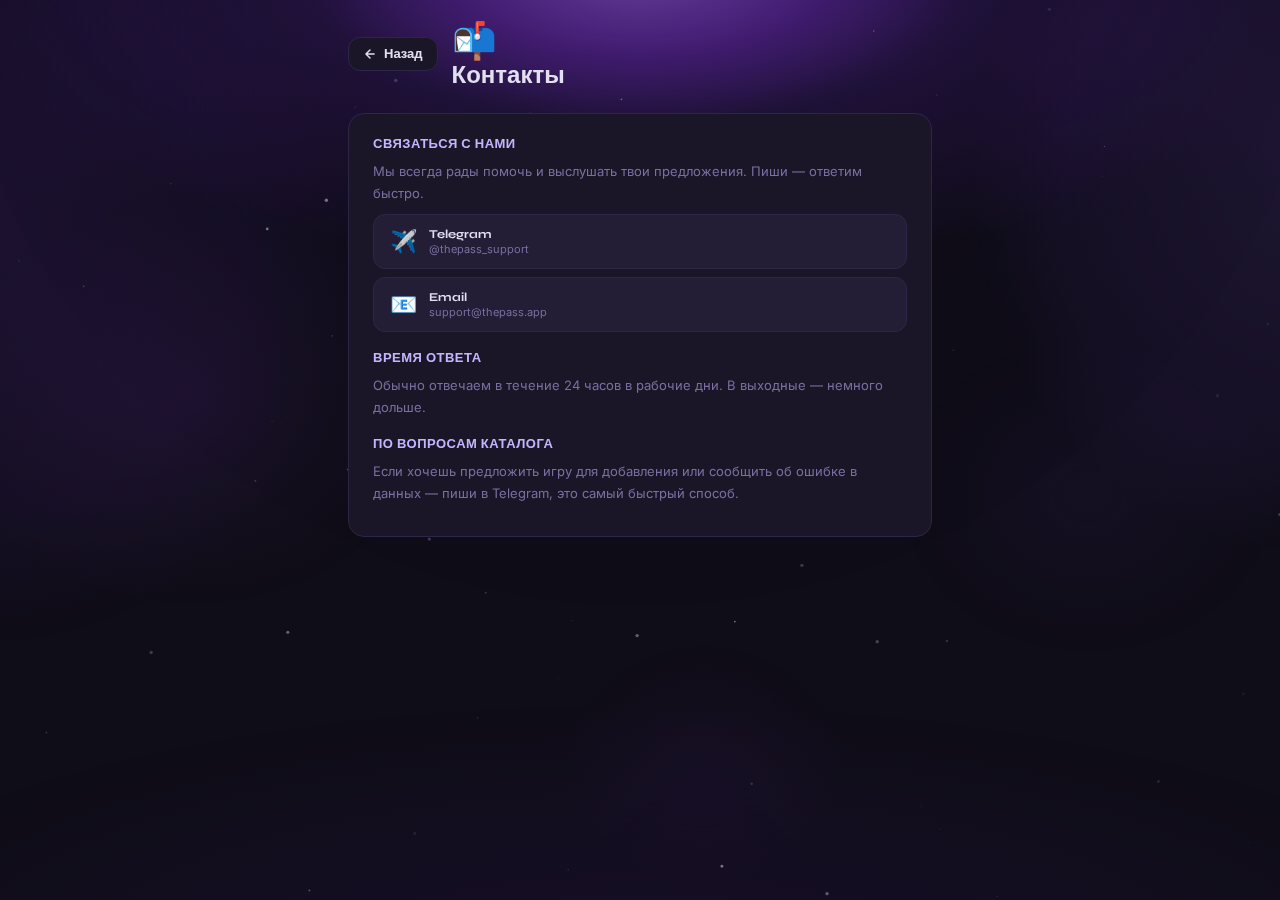
<file: contacts.html>
<!DOCTYPE html>
<html lang="ru">
<head>
  <meta charset="UTF-8">
  <meta name="viewport" content="width=device-width, initial-scale=1.0, maximum-scale=1.0, user-scalable=no">
  <title>Контакты — The Pass</title>
  <link href="https://fonts.googleapis.com/css2?family=Syne:wght@400;700;800&family=Inter:wght@300;400;500&display=swap" rel="stylesheet">
  <link rel="stylesheet" href="styles.css">
  <style>
    .info-page{max-width:620px;margin:0 auto;padding:0 18px 60px;position:relative;z-index:1}
    .info-header{padding:18px 0 22px;display:flex;align-items:center;gap:14px}
    .info-back{display:inline-flex;align-items:center;gap:7px;background:var(--surface);border:1px solid var(--border);border-radius:12px;padding:8px 14px;color:var(--text);font-family:'Syne',sans-serif;font-size:13px;font-weight:700;cursor:pointer;text-decoration:none;transition:all .15s}
    .info-back:hover{border-color:var(--purple);background:var(--surface2)}
    .info-emoji{font-size:36px}
    .info-title{font-family:'Syne',sans-serif;font-size:24px;font-weight:800;color:var(--text);line-height:1.2}
    .info-body{background:var(--surface);border:1px solid var(--border);border-radius:16px;padding:22px 24px}
    .info-body h2{font-family:'Syne',sans-serif;font-size:13px;font-weight:700;color:var(--accent);margin:18px 0 8px;text-transform:uppercase;letter-spacing:.5px}
    .info-body h2:first-child{margin-top:0}
    .info-body p{font-size:13px;color:var(--muted);line-height:1.7;margin-bottom:10px}
    .info-body a{color:var(--purple2);text-decoration:none}
    .info-body a:hover{text-decoration:underline}
    .contact-card{display:flex;align-items:center;gap:12px;background:var(--surface2);border:1px solid var(--border);border-radius:12px;padding:12px 16px;margin-bottom:8px;text-decoration:none;color:var(--text);transition:border-color .15s,background .15s}
    .contact-card:hover{border-color:var(--purple);background:var(--border)}
    .contact-ico{font-size:22px;flex-shrink:0}
    .contact-label{font-family:'Syne',sans-serif;font-size:12px;font-weight:700;color:var(--text)}
    .contact-val{font-size:11px;color:var(--muted);margin-top:1px}
  </style>
</head>
<body>
<canvas id="bg-canvas"></canvas>
<div class="info-page">
  <div class="info-header">
    <a href="index.html" class="info-back">
      <svg width="14" height="14" viewBox="0 0 24 24" fill="none" stroke="currentColor" stroke-width="2.5" stroke-linecap="round" stroke-linejoin="round"><path d="M19 12H5M12 5l-7 7 7 7"/></svg>
      Назад
    </a>
    <div>
      <div class="info-emoji">📬</div>
      <div class="info-title">Контакты</div>
    </div>
  </div>
  <div class="info-body">
    <h2>Связаться с нами</h2>
    <p>Мы всегда рады помочь и выслушать твои предложения. Пиши — ответим быстро.</p>

    <a href="https://t.me/thepass_support" class="contact-card" target="_blank">
      <div class="contact-ico">✈️</div>
      <div>
        <div class="contact-label">Telegram</div>
        <div class="contact-val">@thepass_support</div>
      </div>
    </a>

    <a href="mailto:support@thepass.app" class="contact-card">
      <div class="contact-ico">📧</div>
      <div>
        <div class="contact-label">Email</div>
        <div class="contact-val">support@thepass.app</div>
      </div>
    </a>

    <h2>Время ответа</h2>
    <p>Обычно отвечаем в течение 24 часов в рабочие дни. В выходные — немного дольше.</p>

    <h2>По вопросам каталога</h2>
    <p>Если хочешь предложить игру для добавления или сообщить об ошибке в данных — пиши в Telegram, это самый быстрый способ.</p>
  </div>
</div>
<script>
(function(){const c=document.getElementById('bg-canvas');const ctx=c.getContext('2d');let W,H;function r(){W=c.width=window.innerWidth;H=c.height=window.innerHeight;}r();window.addEventListener('resize',r);const PL='rgba(192,132,252,',WH='rgba(255,255,255,';const rnd=(a,b)=>Math.random()*(b-a)+a;const dots=Array.from({length:80},()=>({x:rnd(0,1),y:rnd(0,1),r:rnd(0.4,1.8),a:rnd(0.1,0.5),sp:rnd(0.0001,0.0003),ph:rnd(0,Math.PI*2),col:Math.random()<0.6?WH:PL}));let st=null;function frame(ts){if(!st)st=ts;const t=(ts-st)/1000;ctx.clearRect(0,0,W,H);const gr=ctx.createRadialGradient(W/2,-H*0.1,0,W/2,-H*0.1,H*0.8);gr.addColorStop(0,'hsla(268,65%,48%,0.06)');gr.addColorStop(1,'transparent');ctx.fillStyle=gr;ctx.fillRect(0,0,W,H);dots.forEach(d=>{const a=d.a*(0.5+0.5*Math.sin(t*d.sp*1000+d.ph));ctx.beginPath();ctx.arc(d.x*W,d.y*H,d.r,0,Math.PI*2);ctx.fillStyle=d.col+a+')';ctx.fill();});requestAnimationFrame(frame);}requestAnimationFrame(frame);})();
</script>
</body>
</html>
</file>
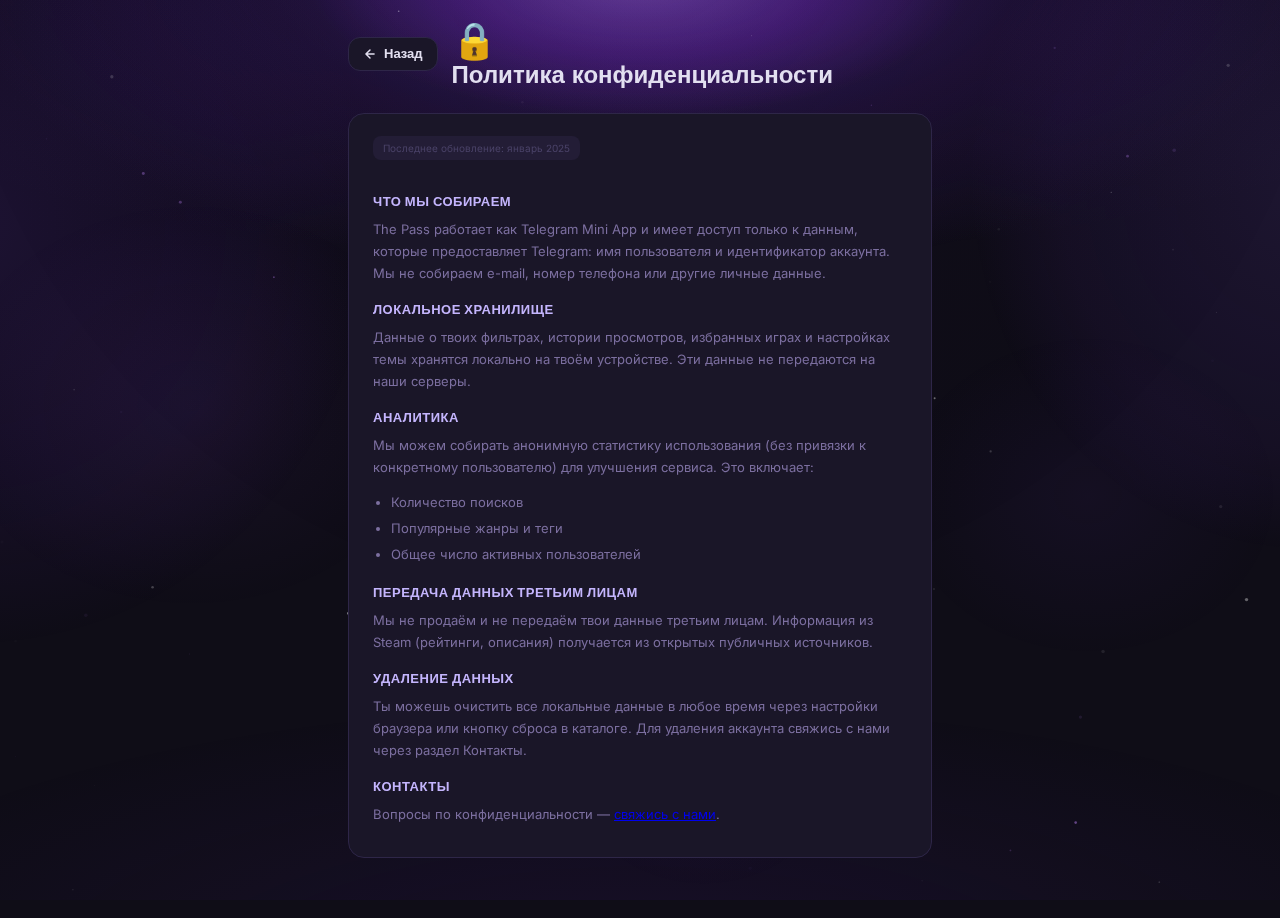
<file: privacy.html>
<!DOCTYPE html>
<html lang="ru">
<head>
  <meta charset="UTF-8">
  <meta name="viewport" content="width=device-width, initial-scale=1.0, maximum-scale=1.0, user-scalable=no">
  <title>Конфиденциальность — The Pass</title>
  <link href="https://fonts.googleapis.com/css2?family=Syne:wght@400;700;800&family=Inter:wght@300;400;500&display=swap" rel="stylesheet">
  <link rel="stylesheet" href="styles.css">
  <style>
    .info-page{max-width:620px;margin:0 auto;padding:0 18px 60px;position:relative;z-index:1}
    .info-header{padding:18px 0 22px;display:flex;align-items:center;gap:14px}
    .info-back{display:inline-flex;align-items:center;gap:7px;background:var(--surface);border:1px solid var(--border);border-radius:12px;padding:8px 14px;color:var(--text);font-family:'Syne',sans-serif;font-size:13px;font-weight:700;cursor:pointer;text-decoration:none;transition:all .15s}
    .info-back:hover{border-color:var(--purple);background:var(--surface2)}
    .info-emoji{font-size:36px}.info-title{font-family:'Syne',sans-serif;font-size:24px;font-weight:800;color:var(--text);line-height:1.2}
    .info-body{background:var(--surface);border:1px solid var(--border);border-radius:16px;padding:22px 24px}
    .info-body h2{font-family:'Syne',sans-serif;font-size:13px;font-weight:700;color:var(--accent);margin:18px 0 8px;text-transform:uppercase;letter-spacing:.5px}
    .info-body h2:first-child{margin-top:0}
    .info-body p{font-size:13px;color:var(--muted);line-height:1.7;margin-bottom:10px}
    .info-body ul{padding-left:18px;color:var(--muted);font-size:13px;line-height:2}
    .updated{font-size:10px;color:var(--dim);margin-bottom:16px;padding:6px 10px;background:var(--surface2);border-radius:8px;display:inline-block}
  </style>
</head>
<body>
<canvas id="bg-canvas"></canvas>
<div class="info-page">
  <div class="info-header">
    <a href="index.html" class="info-back">
      <svg width="14" height="14" viewBox="0 0 24 24" fill="none" stroke="currentColor" stroke-width="2.5" stroke-linecap="round" stroke-linejoin="round"><path d="M19 12H5M12 5l-7 7 7 7"/></svg>
      Назад
    </a>
    <div>
      <div class="info-emoji">🔒</div>
      <div class="info-title">Политика конфиденциальности</div>
    </div>
  </div>
  <div class="info-body">
    <div class="updated">Последнее обновление: январь 2025</div>

    <h2>Что мы собираем</h2>
    <p>The Pass работает как Telegram Mini App и имеет доступ только к данным, которые предоставляет Telegram: имя пользователя и идентификатор аккаунта. Мы не собираем e-mail, номер телефона или другие личные данные.</p>

    <h2>Локальное хранилище</h2>
    <p>Данные о твоих фильтрах, истории просмотров, избранных играх и настройках темы хранятся локально на твоём устройстве. Эти данные не передаются на наши серверы.</p>

    <h2>Аналитика</h2>
    <p>Мы можем собирать анонимную статистику использования (без привязки к конкретному пользователю) для улучшения сервиса. Это включает:</p>
    <ul>
      <li>Количество поисков</li>
      <li>Популярные жанры и теги</li>
      <li>Общее число активных пользователей</li>
    </ul>

    <h2>Передача данных третьим лицам</h2>
    <p>Мы не продаём и не передаём твои данные третьим лицам. Информация из Steam (рейтинги, описания) получается из открытых публичных источников.</p>

    <h2>Удаление данных</h2>
    <p>Ты можешь очистить все локальные данные в любое время через настройки браузера или кнопку сброса в каталоге. Для удаления аккаунта свяжись с нами через раздел Контакты.</p>

    <h2>Контакты</h2>
    <p>Вопросы по конфиденциальности — <a href="contacts.html">свяжись с нами</a>.</p>
  </div>
</div>
<script>
(function(){const c=document.getElementById('bg-canvas');const ctx=c.getContext('2d');let W,H;function r(){W=c.width=window.innerWidth;H=c.height=window.innerHeight;}r();window.addEventListener('resize',r);const PL='rgba(192,132,252,',WH='rgba(255,255,255,';const rnd=(a,b)=>Math.random()*(b-a)+a;const dots=Array.from({length:80},()=>({x:rnd(0,1),y:rnd(0,1),r:rnd(0.4,1.8),a:rnd(0.1,0.5),sp:rnd(0.0001,0.0003),ph:rnd(0,Math.PI*2),col:Math.random()<0.6?WH:PL}));let st=null;function frame(ts){if(!st)st=ts;const t=(ts-st)/1000;ctx.clearRect(0,0,W,H);const gr=ctx.createRadialGradient(W/2,-H*0.1,0,W/2,-H*0.1,H*0.8);gr.addColorStop(0,'hsla(268,65%,48%,0.06)');gr.addColorStop(1,'transparent');ctx.fillStyle=gr;ctx.fillRect(0,0,W,H);dots.forEach(d=>{const a=d.a*(0.5+0.5*Math.sin(t*d.sp*1000+d.ph));ctx.beginPath();ctx.arc(d.x*W,d.y*H,d.r,0,Math.PI*2);ctx.fillStyle=d.col+a+')';ctx.fill();});requestAnimationFrame(frame);}requestAnimationFrame(frame);})();
</script>
</body>
</html>
</file>
<file: styles.css>
/* ═══════════════════════════════════════════════════════════════
   styles.css — The Pass Каталог
   ═══════════════════════════════════════════════════════════════ */

/* ══════════ ПЕРЕМЕННЫЕ ══════════ */
:root {
  --bg:       #0f0d17;
  --surface:  #1a1628;
  --surface2: #231d36;
  --border:   #2e2648;

  --purple:  #8b5cf6;
  --purple2: #a78bfa;
  --purple3: #6d28d9;
  --accent:  #c4b5fd;

  --text:  #e2dff0;
  --muted: #7c6fa0;
  --dim:   #4a4268;

  --dlc:    #f59e0b;
  --dlc-bg: #f59e0b18;

  --local:  #34d399;
  --steam:  #60a5fa;

  --sidebar: 260px;
}

/* ══════════ СБРОС И БАЗА ══════════ */
* {
  margin: 0; padding: 0;
  box-sizing: border-box;
  -webkit-tap-highlight-color: transparent;
}

body {
  background: var(--bg);
  color: var(--text);
  font-family: 'Inter', sans-serif;
  font-size: 14px;
  min-height: 100vh;
  overflow-x: hidden;
}
/* Убиваем горизонтальный скролл на телефонах */
html, body {
  max-width: 100vw;
  overflow-x: hidden !important;
}
/* ══════════ ФОН — ЖИВОЙ ФИОЛЕТОВЫЙ БЛИК ══════════ */
body::before {
  content: '';
  position: fixed;
  inset: 0;
  background:
    /* Яркое ядро блика — как солнце сверху */
    radial-gradient(ellipse 40% 25% at 50% -3%,  #c084fc55 0%, #9333ea38 35%, transparent 65%),
    /* Основное свечение блика */
    radial-gradient(ellipse 75% 50% at 50% -5%,  #7c3aed50 0%, #4c1d9528 40%, transparent 72%),
    /* Широкий рассеянный ореол */
    radial-gradient(ellipse 110% 45% at 50% 0%,  #6d28d918 0%, transparent 65%),
    /* Левый боковой отблеск */
    radial-gradient(ellipse 40% 60% at -2% 25%,  #7c3aed20 0%, #5b21b612 55%, transparent 78%),
    /* Правый боковой отблеск */
    radial-gradient(ellipse 35% 55% at 102% 20%, #8b5cf61e 0%, #7c3aed10 55%, transparent 75%),
    /* Нижнее мягкое свечение */
    radial-gradient(ellipse 90% 40% at 50% 108%, #4c1d9525 0%, transparent 75%);
  pointer-events: none;
  z-index: 0;
  animation: bgBreathe 9s ease-in-out infinite alternate;
}

/* Второй слой — плавающие пятна свечения */
body::after {
  content: '';
  position: fixed;
  inset: 0;
  background:
    radial-gradient(ellipse 30% 35% at 15% 45%, #a855f710 0%, transparent 65%),
    radial-gradient(ellipse 25% 30% at 85% 55%, #7c3aed0e 0%, transparent 60%),
    radial-gradient(ellipse 20% 25% at 55% 85%, #9333ea0c 0%, transparent 55%);
  pointer-events: none;
  z-index: 0;
  animation: bgFloat 14s ease-in-out infinite alternate;
}

@keyframes bgBreathe {
  0%   { opacity: 1;    transform: scale(1)    translateY(0px); }
  50%  { opacity: 0.80; transform: scale(1.03) translateY(-3px); }
  100% { opacity: 0.95; transform: scale(1.01) translateY(-1px); }
}

@keyframes bgFloat {
  0%   { opacity: 0.5; transform: translate(0px,   0px); }
  100% { opacity: 1;   transform: translate(-10px, 12px); }
}

/* ══════════ CANVAS ЧАСТИЦ ══════════ */
#bg-canvas {
  position: fixed;
  inset: 0;
  width: 100%;
  height: 100%;
  pointer-events: none;
  z-index: 1;
}

/* ══════════ ЛЕЙАУТ ══════════ */
.page {
  position: relative;
  z-index: 1;
  display: flex;
  min-height: 100vh;
}

/* ══════════ САЙДБАР ══════════ */
.sidebar {
  width: var(--sidebar);
  flex-shrink: 0;
  background: var(--surface);
  border-right: 1px solid var(--border);
  padding: 20px 14px 40px;
  position: sticky;
  top: 0;
  height: 100vh;
  overflow-y: auto;
  display: flex;
  flex-direction: column;
  gap: 4px;
  z-index: 1001;
}
.sidebar::-webkit-scrollbar       { width: 3px; }
.sidebar::-webkit-scrollbar-thumb { background: var(--border); border-radius: 3px; }

.sidebar-overlay {
  display: none;
  position: fixed;
  inset: 0;
  background: #00000070;
  z-index: 1000;
}
.sidebar-overlay.open { display: block; }

@media (max-width: 700px) {
  .sidebar {
    position: fixed; left: 0; top: 0;
    height: 100vh; z-index: 1001;
    transform: translateX(-100%);
    transition: transform .55s cubic-bezier(.32, 1.25, .23, 1), box-shadow .4s;
    background: rgba(26, 22, 40, 0.82);
    backdrop-filter: blur(18px) saturate(160%);
    -webkit-backdrop-filter: blur(18px) saturate(160%);
    touch-action: pan-y;
  }
  .sidebar.open { transform: translateX(0); box-shadow: 20px 0 60px rgba(0,0,0,.6); }

  .sidebar-overlay {
    display: block; position: fixed; inset: 0;
    background: rgba(0,0,0,.5);
    opacity: 0; visibility: hidden;
    transition: opacity .35s ease;
    z-index: 1000; pointer-events: none; touch-action: none;
  }
  .sidebar-overlay.open { opacity: 1; visibility: visible; pointer-events: auto; }
  body.drawer-open { overflow: hidden; }
}

/* ══════════ ОСНОВНОЙ КОНТЕНТ ══════════ */
.main { flex: 1; min-width: 0; padding: 0 14px 80px; }

/* ══════════ ШАПКА ══════════ */
.header {
  padding: 18px 0 14px;
  display: flex; align-items: center; gap: 10px;
}
.header-logo {
  width: 34px; height: 34px;
  background: linear-gradient(135deg, var(--purple3), var(--purple2));
  border-radius: 10px;
  display: flex; align-items: center; justify-content: center;
  font-size: 17px;
  box-shadow: 0 0 14px #8b5cf640;
  flex-shrink: 0;
}
.header-text h1 {
  font-family: 'Syne', sans-serif;
  font-size: 17px; font-weight: 800; letter-spacing: -.3px;
}
.header-text p { font-size: 11px; color: var(--muted); margin-top: 1px; }
.header-spacer { flex: 1; }

/* Кнопка статистики */
.stats-toggle-btn {
  background: var(--surface);
  border: 1px solid var(--border);
  border-radius: 10px;
  padding: 6px 10px;
  font-size: 14px;
  cursor: pointer;
  transition: border-color .15s, background .15s;
  flex-shrink: 0;
}
.stats-toggle-btn:hover { border-color: var(--purple); background: var(--surface2); }

/* Кнопка фильтров (мобиль) */
.filter-toggle-btn {
  display: none;
  align-items: center; gap: 6px;
  background: var(--surface);
  border: 1px solid var(--border);
  border-radius: 10px;
  padding: 7px 12px;
  color: var(--text);
  font-size: 12px; font-weight: 600;
  cursor: pointer;
  transition: border-color .15s, background .15s;
  white-space: nowrap;
}
.filter-toggle-btn:hover { border-color: var(--purple); background: var(--surface2); }

/* ── Badge с анимацией pop ── */
.filter-badge {
  background: var(--purple3); color: #fff;
  border-radius: 10px; padding: 1px 6px;
  font-size: 10px; display: none;
  transition: transform .2s cubic-bezier(.34, 1.56, .64, 1);
}
.filter-badge.show { display: inline-block; }
.filter-badge.pop  { animation: badgePop .3s cubic-bezier(.34, 1.56, .64, 1); }
@keyframes badgePop {
  0%   { transform: scale(1); }
  50%  { transform: scale(1.45); }
  100% { transform: scale(1); }
}
@media (max-width: 700px) { .filter-toggle-btn { display: flex; } }

/* ══════════ ПАНЕЛЬ СТАТИСТИКИ ══════════ */
.stats-panel {
  background: var(--surface);
  border: 1px solid var(--border);
  border-radius: 14px;
  padding: 14px 16px;
  margin-bottom: 10px;
  display: none;
  animation: fadeInDown .2s ease;
}
.stats-panel.visible { display: block; }

@keyframes fadeInDown {
  from { opacity: 0; transform: translateY(-8px); }
  to   { opacity: 1; transform: translateY(0); }
}

.stats-header {
  display: flex; align-items: center;
  justify-content: space-between;
  margin-bottom: 12px;
}
.stats-title {
  font-family: 'Syne', sans-serif;
  font-size: 12px; font-weight: 700;
  letter-spacing: .5px; color: var(--text);
}
.stats-close {
  background: none; border: none;
  color: var(--dim); font-size: 13px;
  cursor: pointer; padding: 2px 6px;
  border-radius: 6px;
  transition: background .15s, color .15s;
}
.stats-close:hover { background: var(--surface2); color: var(--text); }

.stats-grid {
  display: grid;
  grid-template-columns: repeat(auto-fill, minmax(90px, 1fr));
  gap: 6px; margin-bottom: 12px;
}
.stats-card {
  background: var(--surface2);
  border: 1px solid var(--border);
  border-radius: 10px;
  padding: 8px 10px;
  text-align: center;
}
.stats-card.local { border-color: #34d39930; background: #34d39908; }
.stats-card.steam { border-color: #60a5fa30; background: #60a5fa08; }
.stats-num   { font-family: 'Syne', sans-serif; font-size: 16px; font-weight: 800; color: var(--text); }
.stats-label { font-size: 9px; color: var(--muted); margin-top: 2px; }

.stats-section-title {
  font-family: 'Syne', sans-serif;
  font-size: 10px; font-weight: 700;
  letter-spacing: .5px; color: var(--muted);
  text-transform: uppercase;
  margin-bottom: 6px;
}
.stats-tags { display: flex; flex-direction: column; gap: 4px; }
.stats-tag-item {
  display: flex; align-items: center;
  justify-content: space-between;
  padding: 3px 8px;
  background: var(--surface2);
  border-radius: 6px;
}
.stats-tag-name { font-size: 11px; color: var(--text); }
.stats-tag-count {
  font-size: 10px; font-weight: 600;
  color: var(--purple2);
  background: var(--surface);
  border: 1px solid var(--border);
  border-radius: 8px; padding: 0 6px;
}

/* ══════════ ПОИСК ══════════ */
.search-wrap { position: relative; margin-bottom: 12px; }
.search-icon {
  position: absolute; left: 11px; top: 50%;
  transform: translateY(-50%);
  color: var(--dim); font-size: 14px; pointer-events: none;
}
.search-input {
  width: 100%;
  background: var(--surface);
  border: 1px solid var(--border);
  border-radius: 11px;
  padding: 10px 10px 10px 34px;
  color: var(--text);
  font-family: 'Inter', sans-serif; font-size: 13px;
  outline: none;
  transition: border-color .2s, box-shadow .2s;
}
.search-input::placeholder { color: var(--dim); }
.search-input:focus { border-color: var(--purple); box-shadow: 0 0 0 3px #8b5cf618; }
.search-clear {
  position: absolute; right: 9px; top: 50%;
  transform: translateY(-50%);
  background: var(--border); border: none; border-radius: 50%;
  width: 20px; height: 20px;
  color: var(--muted); font-size: 11px;
  cursor: pointer; display: none;
  align-items: center; justify-content: center;
}
.search-clear.visible { display: flex; }

/* ══════════ ТУЛБАР ══════════ */
.toolbar {
  display: flex; align-items: center;
  justify-content: space-between;
  margin-bottom: 6px;
  padding: 0 1px; gap: 8px; flex-wrap: wrap;
}
.stats-count      { font-size: 11px; color: var(--muted); }
.stats-count span { color: var(--purple2); font-weight: 600; }
.toolbar-right    { display: flex; align-items: center; gap: 6px; }

.sort-select {
  background: var(--surface);
  border: 1px solid var(--border); border-radius: 8px;
  padding: 5px 22px 5px 8px;
  color: var(--muted);
  font-family: 'Inter', sans-serif; font-size: 11px;
  cursor: pointer; outline: none;
  transition: border-color .15s;
  appearance: none; -webkit-appearance: none;
  background-image: url("data:image/svg+xml,%3Csvg xmlns='http://www.w3.org/2000/svg' width='10' height='6' viewBox='0 0 10 6'%3E%3Cpath d='M0 0l5 6 5-6z' fill='%234a4268'/%3E%3C/svg%3E");
  background-repeat: no-repeat; background-position: right 7px center;
}
.sort-select:focus { border-color: var(--purple); }

.view-toggle {
  display: flex; background: var(--surface);
  border: 1px solid var(--border); border-radius: 8px; overflow: hidden;
}
.view-btn {
  background: none; border: none; padding: 5px 9px;
  cursor: pointer; color: var(--dim);
  transition: background .15s, color .15s;
  display: flex; align-items: center; justify-content: center;
}
.view-btn.active { background: var(--purple3); color: #fff; }

/* ══════════ СЧЁТЧИК ИСТОЧНИКОВ ══════════ */
.source-stats {
  font-size: 10px; color: var(--muted);
  margin-bottom: 8px;
  display: flex; gap: 6px; align-items: center;
  min-height: 14px;
}
.ss-local { color: var(--local); font-weight: 600; }
.ss-steam { color: var(--steam); font-weight: 600; }
.ss-sep   { color: var(--dim); }

/* ══════════ ИЗБРАННОЕ ══════════ */
.fav-panel {
  background: var(--surface);
  border: 1px solid #f59e0b28;
  border-radius: 12px;
  padding: 10px 12px;
  margin-bottom: 10px;
  display: none;
}
.fav-panel.visible { display: block; }
.fav-hdr {
  display: flex; align-items: center;
  justify-content: space-between; margin-bottom: 8px;
}
.fav-title {
  font-family: 'Syne', sans-serif;
  font-size: 11px; font-weight: 700;
  letter-spacing: .5px; color: var(--muted);
  text-transform: uppercase;
  display: flex; align-items: center; gap: 5px;
}
.fav-count {
  background: #f59e0b22; border: 1px solid #f59e0b40;
  border-radius: 8px; padding: 0 5px;
  font-size: 9px; color: var(--dlc);
}
.fav-list { display: flex; flex-wrap: wrap; gap: 5px; }
.fav-chip {
  display: inline-flex; align-items: center; gap: 5px;
  background: var(--surface2);
  border: 1px solid #f59e0b28;
  border-radius: 20px; padding: 4px 10px;
  font-size: 11px; color: var(--muted);
  cursor: pointer;
  transition: border-color .15s, color .15s;
}
.fav-chip:hover { border-color: var(--dlc); color: var(--text); }

/* ══════════ ИСТОРИЯ ══════════ */
.history-panel {
  background: var(--surface);
  border: 1px solid var(--border);
  border-radius: 12px; padding: 10px 12px;
  margin-bottom: 10px; display: none;
}
.history-panel.visible { display: block; }
.history-hdr {
  display: flex; align-items: center;
  justify-content: space-between; margin-bottom: 8px;
}
.history-title {
  font-family: 'Syne', sans-serif;
  font-size: 11px; font-weight: 700;
  letter-spacing: .5px; color: var(--muted);
  text-transform: uppercase;
}
.history-clear {
  background: none; border: none;
  font-size: 10px; color: var(--dim);
  cursor: pointer; padding: 2px 6px;
  border-radius: 6px;
  transition: background .15s, color .15s;
}
.history-clear:hover { background: var(--surface2); color: var(--text); }
.history-list { display: flex; flex-wrap: wrap; gap: 5px; }
.history-chip {
  display: inline-flex; align-items: center; gap: 5px;
  background: var(--surface2); border: 1px solid var(--border);
  border-radius: 20px; padding: 4px 10px;
  font-size: 11px; color: var(--muted);
  cursor: pointer; transition: border-color .15s, color .15s;
}
.history-chip:hover     { border-color: var(--purple); color: var(--text); }
.history-chip-time      { font-size: 9px; color: var(--dim); margin-left: 2px; }

/* ══════════ АКТИВНЫЕ ФИЛЬТРЫ ══════════ */
.active-filters { display: flex; flex-wrap: wrap; gap: 6px; margin-bottom: 10px; }
.af-chip {
  display: inline-flex; align-items: center; gap: 5px;
  background: var(--purple3); border-radius: 20px;
  padding: 4px 10px; font-size: 11px; color: #fff;
  cursor: pointer; transition: background .15s;
  animation: chipIn .2s ease;
}
@keyframes chipIn {
  from { opacity: 0; transform: scale(0.8); }
  to   { opacity: 1; transform: scale(1); }
}
.af-chip:hover { background: #7c3aed; }
.af-chip-x     { font-size: 13px; line-height: 1; margin-left: 1px; }

/* ══════════ СЕКЦИИ САЙДБАРА ══════════ */
.sb-section { margin-bottom: 6px; }
.sb-section-hdr {
  display: flex; align-items: center;
  justify-content: space-between;
  padding: 8px 6px 6px;
  cursor: pointer;
  font-family: 'Syne', sans-serif;
  font-size: 12px; font-weight: 700; letter-spacing: .5px;
  color: var(--text); border-radius: 8px;
  transition: background .15s;
  user-select: none;
}
.sb-section-hdr:hover { background: var(--surface2); }
.sb-chevron { font-size: 11px; color: var(--muted); transition: transform .2s; }
.sb-section.collapsed .sb-chevron { transform: rotate(-90deg); }
.sb-section.collapsed .sb-body    { display: none; }
.sb-body { padding: 2px 0 6px; }

/* Счётчик активных фильтров на заголовке секции */
.sb-section-badge {
  display: none;
  background: var(--purple3);
  color: #fff;
  border-radius: 8px;
  padding: 0 6px;
  font-size: 10px; font-weight: 700;
  margin-right: 4px;
  min-width: 18px; text-align: center;
}

/* Кнопки-теги */
.tag-btn {
  display: flex; align-items: center; gap: 8px;
  width: 100%; background: none; border: none;
  padding: 6px 8px; border-radius: 8px;
  color: var(--muted);
  font-family: 'Inter', sans-serif; font-size: 12px;
  cursor: pointer;
  transition: background .15s, color .15s;
  text-align: left;
}
.tag-btn:hover         { background: var(--surface2); color: var(--text); }
.tag-btn.active        { background: var(--purple3);  color: #fff; }
.tag-btn.active .tag-ico { opacity: 1; }

.tag-ico { font-size: 14px; flex-shrink: 0; opacity: .6; }
.tag-count {
  margin-left: auto; font-size: 10px; font-weight: 600;
  background: var(--surface2); border: 1px solid var(--purple3);
  border-radius: 10px; padding: 1px 7px;
  color: var(--purple2); min-width: 22px;
  text-align: center; letter-spacing: .2px;
}
.tag-btn:hover .tag-count { background: var(--purple3); border-color: var(--purple2); color: #fff; }
.tag-btn.active .tag-count { background: #ffffff25; border-color: #ffffff40; color: #fff; }

.sb-sep { height: 1px; background: var(--border); margin: 8px 4px; }

.sb-reset {
  width: 100%; background: none;
  border: 1px solid var(--border); border-radius: 10px;
  padding: 8px; color: var(--muted);
  font-size: 11px; font-family: 'Inter', sans-serif;
  cursor: pointer; transition: all .15s; margin-top: 8px;
}
.sb-reset:hover { border-color: var(--purple); color: var(--text); background: var(--surface2); }

.sb-footer {
  display: none; position: sticky; bottom: 0;
  padding: 10px 0 0; margin-top: auto;
  background: linear-gradient(to bottom, transparent 0%, var(--surface) 30%);
}
@media (max-width: 700px) { .sb-footer { display: block; } }

.sb-done-btn {
  width: 100%;
  background: linear-gradient(135deg, var(--purple3), var(--purple2));
  border: none; border-radius: 12px; padding: 12px;
  color: #fff;
  font-family: 'Syne', sans-serif; font-size: 13px; font-weight: 700;
  cursor: pointer;
  box-shadow: 0 4px 16px #8b5cf640;
  transition: opacity .15s, transform .1s;
}
.sb-done-btn:active { transform: scale(0.97); opacity: .9; }

/* ══════════ ИСТОЧНИК В САЙДБАРЕ ══════════ */
.source-hint {
  margin-left: auto; font-size: 9px; font-weight: 500;
  letter-spacing: .3px; color: var(--dim);
  background: var(--surface2); border: 1px solid var(--border);
  border-radius: 8px; padding: 1px 7px; white-space: nowrap;
  transition: background .15s, border-color .15s, color .15s;
}
#sourceLocal .source-hint { color: var(--local); border-color: #34d39930; background: #34d39910; }
#sourceSteam .source-hint { color: var(--steam); border-color: #60a5fa30; background: #60a5fa10; }

#sourceLocal.active { background: #34d39918; color: var(--local); border: 1px solid #34d39940; }
#sourceLocal.active .tag-ico { opacity: 1; }
#sourceLocal.active .source-hint { background: #34d39930; border-color: #34d39960; color: #6ee7b7; }

#sourceSteam.active { background: #60a5fa18; color: var(--steam); border: 1px solid #60a5fa40; }
#sourceSteam.active .tag-ico { opacity: 1; }
#sourceSteam.active .source-hint { background: #60a5fa30; border-color: #60a5fa60; color: #93c5fd; }

/* ══════════ ЗАГОЛОВОК ГРУППЫ ══════════ */
.pub-header { display: flex; align-items: center; gap: 8px; padding: 10px 0 5px; }
.pub-dot {
  width: 5px; height: 5px; border-radius: 50%;
  background: var(--purple); box-shadow: 0 0 5px var(--purple);
  flex-shrink: 0;
}
.pub-name {
  font-family: 'Syne', sans-serif;
  font-size: 10px; font-weight: 700;
  letter-spacing: 1.5px; text-transform: uppercase; color: var(--muted);
}
.pub-line { flex: 1; height: 1px; background: linear-gradient(to right, var(--border), transparent); }

/* DLC-бейдж */
.dlc-tag {
  display: inline-flex; align-items: center;
  background: var(--dlc-bg); border: 1px solid var(--dlc);
  border-radius: 4px; padding: 1px 5px;
  font-size: 9px; font-weight: 700; color: var(--dlc);
  letter-spacing: .5px; text-transform: uppercase;
  flex-shrink: 0; margin-left: 5px;
}

/* ══════════ СКЕЛЕТОН-ЗАГРУЗКА ══════════ */
@keyframes shimmer {
  0%   { background-position: -200% 0; }
  100% { background-position:  200% 0; }
}
.skeleton {
  background: linear-gradient(90deg,
    var(--surface2) 25%,
    var(--border)   50%,
    var(--surface2) 75%
  );
  background-size: 200% 100%;
  animation: shimmer 1.5s infinite;
  border-radius: 8px;
}

.skeleton-card {
  display: flex; align-items: center; gap: 11px;
  padding: 9px 11px;
  background: var(--surface); border: 1px solid var(--border);
  border-radius: 11px; margin-bottom: 5px;
}
.skeleton-icon  { width: 40px; height: 40px; border-radius: 9px; flex-shrink: 0; }
.skeleton-info  { flex: 1; display: flex; flex-direction: column; gap: 6px; }
.skeleton-title { height: 12px; width: 55%; }
.skeleton-sub   { height: 10px; width: 35%; }
.skeleton-tags  { height: 9px;  width: 70%; }

/* Grid skeleton */
.skeleton-grid-card {
  background: var(--surface); border: 1px solid var(--border);
  border-radius: 11px; overflow: hidden;
}
.skeleton-grid-img  { width: 100%; aspect-ratio: 16/9; }
.skeleton-grid-body { padding: 7px 9px 9px; display: flex; flex-direction: column; gap: 5px; }
.skeleton-grid-title { height: 11px; width: 75%; }
.skeleton-grid-pub   { height: 9px;  width: 45%; }

/* ══════════ АНИМАЦИЯ КАРТОЧЕК ══════════ */
@keyframes cardFadeIn {
  from { opacity: 0; transform: translateY(10px); }
  to   { opacity: 1; transform: translateY(0); }
}

/* ══════════ СПИСОК ══════════ */
.list-card {
  display: flex; align-items: center; gap: 11px;
  padding: 9px 11px;
  background: var(--surface); border: 1px solid var(--border);
  border-radius: 11px; margin-bottom: 5px;
  cursor: pointer;
  transition: background .15s, border-color .15s, transform .1s, box-shadow .15s;
  -webkit-user-select: none; user-select: none;
  position: relative; overflow: hidden;
  animation: cardFadeIn .3s ease both;
}
.list-card::before {
  content: '';
  position: absolute; left: 0; top: 0; bottom: 0; width: 3px;
  background: linear-gradient(to bottom, var(--purple3), var(--purple2));
  opacity: 0; transition: opacity .15s;
  border-radius: 3px 0 0 3px;
}
.list-card:active        { transform: scale(0.985); background: var(--surface2); }
.list-card:hover         { border-color: var(--purple3); background: var(--surface2); }
.list-card:hover::before { opacity: 1; }

.list-icon {
  width: 40px; height: 40px; border-radius: 9px;
  background: var(--surface2); border: 1px solid var(--border);
  display: flex; align-items: center; justify-content: center;
  font-size: 18px; flex-shrink: 0; overflow: hidden;
}
.list-icon img { width: 100%; height: 100%; object-fit: cover; border-radius: 8px; }

.list-info { flex: 1; min-width: 0; }
.list-row  { display: flex; align-items: center; min-width: 0; overflow: hidden; }
.list-title {
  font-family: 'Syne', sans-serif;
  font-size: 12px; font-weight: 600; color: var(--text);
  white-space: nowrap; overflow: hidden; text-overflow: ellipsis;
  line-height: 1.3;
}
.list-title mark { background: #8b5cf640; color: var(--accent); border-radius: 3px; padding: 0 1px; }

.list-source-row { margin-top: 2px; }
.source-badge {
  display: inline-flex; align-items: center; gap: 3px;
  border-radius: 4px; padding: 1px 6px;
  font-size: 9px; font-weight: 700; letter-spacing: .3px;
}
.source-badge.local { background: #34d39912; border: 1px solid #34d39940; color: var(--local); }
.source-badge.steam { background: #60a5fa12; border: 1px solid #60a5fa40; color: var(--steam); }

.list-sub  { font-size: 10px; color: var(--muted); margin-top: 2px; }
.list-tags { display: flex; flex-wrap: wrap; gap: 3px; margin-top: 3px; }
.list-tag  {
  font-size: 9px; background: var(--surface2);
  border: 1px solid var(--border); border-radius: 4px;
  padding: 1px 5px; color: var(--dim);
}

/* Кнопка избранного */
.fav-btn {
  background: none; border: none;
  font-size: 14px; cursor: pointer;
  padding: 4px; border-radius: 6px;
  flex-shrink: 0;
  opacity: .4;
  transition: opacity .15s, transform .15s;
  line-height: 1;
}
.fav-btn:hover  { opacity: 1; transform: scale(1.2); }
.fav-btn.active { opacity: 1; }

.list-arrow {
  color: var(--dim); font-size: 15px; flex-shrink: 0;
  margin-left: 2px;
  transition: color .15s, transform .15s;
}
.list-card:hover .list-arrow { color: var(--purple2); transform: translateX(2px); }

/* ══════════ СЕТКА ══════════ */
.grid-wrap { display: grid; grid-template-columns: repeat(2, 1fr); gap: 8px; margin-bottom: 4px; }
@media (min-width:  600px) { .grid-wrap { grid-template-columns: repeat(3, 1fr); } }
@media (min-width:  900px) { .grid-wrap { grid-template-columns: repeat(4, 1fr); } }
@media (min-width: 1200px) { .grid-wrap { grid-template-columns: repeat(5, 1fr); } }

.grid-pub-hdr { grid-column: 1 / -1; display: flex; align-items: center; gap: 8px; padding: 8px 0 2px; }

.grid-card {
  background: var(--surface); border: 1px solid var(--border);
  border-radius: 11px; overflow: hidden;
  cursor: pointer;
  transition: transform .2s ease, border-color .2s ease, box-shadow .2s ease;
  -webkit-user-select: none; user-select: none;
  position: relative;
  animation: cardFadeIn .3s ease both;
}
.grid-card:active  { transform: scale(0.96); }

/* ── Grid hover glow — цвет зависит от source ── */
.grid-card:hover {
  border-color: var(--purple3);
  box-shadow: 0 0 0 1px var(--purple3), 0 8px 24px #6d28d940;
  transform: translateY(-2px);
}
.grid-card[data-source="local"]:hover {
  border-color: #34d39960;
  box-shadow: 0 0 0 1px #34d39940, 0 8px 24px #34d39920;
}
.grid-card[data-source="steam"]:hover {
  border-color: #60a5fa60;
  box-shadow: 0 0 0 1px #60a5fa40, 0 8px 24px #60a5fa20;
}
.grid-card.is-dlc  { border-color: #f59e0b28; }

.grid-img {
  width: 100%; aspect-ratio: 16 / 9;
  background: var(--surface2); position: relative; overflow: hidden;
}
.grid-img img { width: 100%; height: 100%; object-fit: cover; display: block; transition: transform .3s; }
.grid-card:hover .grid-img img { transform: scale(1.04); }

.grid-placeholder {
  width: 100%; height: 100%;
  display: flex; align-items: center; justify-content: center;
  font-size: 28px;
  background: linear-gradient(135deg, var(--surface2), var(--border));
}
.grid-badge {
  position: absolute; bottom: 5px; left: 5px;
  background: #00000085; backdrop-filter: blur(4px);
  border-radius: 4px; padding: 2px 5px;
  font-size: 9px; color: var(--accent); font-weight: 600;
  letter-spacing: .5px; text-transform: uppercase;
  border: 1px solid #ffffff0f;
  max-width: calc(100% - 10px);
  white-space: nowrap; overflow: hidden; text-overflow: ellipsis;
}
.grid-dlc-badge {
  position: absolute; top: 5px; right: 5px;
  background: #f59e0bcc; border-radius: 4px; padding: 2px 5px;
  font-size: 8px; font-weight: 800; color: #000; letter-spacing: .5px;
}
.grid-source-badge {
  position: absolute; top: 5px; left: 5px;
  border-radius: 4px; padding: 2px 6px;
  font-size: 10px; font-weight: 700;
  backdrop-filter: blur(4px); border: 1px solid transparent;
}
.grid-source-badge.local { background: #34d39925; border-color: #34d39950; color: var(--local); }
.grid-source-badge.steam { background: #60a5fa25; border-color: #60a5fa50; color: var(--steam); }

.grid-fav-btn {
  position: absolute; bottom: 6px; right: 6px;
  font-size: 13px; z-index: 2;
}

.grid-info  { padding: 7px 9px 9px; }
.grid-title {
  font-family: 'Syne', sans-serif;
  font-size: 11px; font-weight: 700; color: var(--text);
  line-height: 1.35;
  display: -webkit-box;
  -webkit-line-clamp: 2; -webkit-box-orient: vertical;
  overflow: hidden;
}
.grid-title mark { background: #8b5cf640; color: var(--accent); border-radius: 3px; padding: 0 1px; }
.grid-pub  { font-size: 9px; color: var(--muted); margin-top: 2px; }
.grid-tags { display: flex; flex-wrap: wrap; gap: 2px; margin-top: 4px; }
.grid-tag  {
  font-size: 8px; background: var(--surface2);
  border: 1px solid var(--border); border-radius: 3px;
  padding: 1px 4px; color: var(--dim);
}

/* ══════════ ПУСТО + кнопка сброса ══════════ */
.empty         { text-align: center; padding: 50px 20px; display: none; }
.empty.visible { display: block; }
.empty-icon    { font-size: 38px; margin-bottom: 12px; opacity: .5; }
.empty-text    { font-family: 'Syne', sans-serif; font-size: 15px; color: var(--muted); }
.empty-sub     { font-size: 12px; color: var(--dim); margin-top: 6px; }
.empty-reset-btn {
  display: inline-flex; align-items: center; gap: 6px;
  margin-top: 16px;
  background: var(--purple3); color: #fff;
  border: none; border-radius: 12px;
  padding: 10px 20px;
  font-family: 'Syne', sans-serif; font-size: 12px; font-weight: 700;
  cursor: pointer;
  transition: background .15s, transform .1s;
  box-shadow: 0 4px 14px #8b5cf640;
}
.empty-reset-btn:hover  { background: #7c3aed; }
.empty-reset-btn:active { transform: scale(0.97); }

/* ══════════ ТОСТ ══════════ */
.toast {
  position: fixed; bottom: 20px; left: 50%;
  transform: translateX(-50%) translateY(80px);
  background: var(--surface2); border: 1px solid var(--purple3);
  border-radius: 12px; padding: 10px 18px;
  font-size: 13px; color: var(--accent);
  z-index: 9999;
  transition: transform .3s cubic-bezier(.34, 1.56, .64, 1);
  white-space: nowrap; box-shadow: 0 8px 32px #00000060;
}
.toast.show { transform: translateX(-50%) translateY(0); }

/* ══════════ ЛОАДЕР — СКЕЛЕТОН вместо спиннера ══════════ */
.loader { padding: 8px 0; }

/* ══════════ PULL-TO-REFRESH ══════════ */
.ptr-indicator {
  position: fixed; top: 10px; left: 50%;
  transform: translateX(-50%);
  background: var(--surface2); border: 1px solid var(--purple3);
  border-radius: 20px; padding: 6px 16px;
  font-size: 12px; color: var(--accent);
  z-index: 9998; opacity: 0;
  transition: opacity .1s;
}

/* ══════════ МОДАЛЬНОЕ ОКНО ══════════ */
.modal-overlay {
  position: fixed; inset: 0;
  background: rgba(0,0,0,.6);
  backdrop-filter: blur(8px); -webkit-backdrop-filter: blur(8px);
  z-index: 2000;
  display: flex; align-items: center; justify-content: center;
  padding: 20px;
  opacity: 0; visibility: hidden;
  transition: opacity .25s ease, visibility .25s ease;
}
.modal-overlay.open { opacity: 1; visibility: visible; }

.modal {
  background: var(--surface); border: 1px solid var(--border);
  border-radius: 20px; width: 100%; max-width: 380px;
  overflow: hidden;
  transform: scale(0.92) translateY(16px);
  /* ФИХ: анимация и при закрытии тоже */
  transition: transform .3s cubic-bezier(.34, 1.56, .64, 1), opacity .25s ease;
  box-shadow: 0 24px 64px rgba(0,0,0,.6), 0 0 0 1px #8b5cf615;
  opacity: 0;
}
.modal-overlay.open .modal {
  transform: scale(1) translateY(0);
  opacity: 1;
}

/* ── Анимация закрытия модалки ── */
.modal-overlay.closing .modal {
  transform: scale(0.94) translateY(12px);
  opacity: 0;
  transition: transform .2s ease-in, opacity .2s ease-in;
}
.modal-overlay.closing {
  opacity: 0;
  transition: opacity .2s ease-in, visibility .2s ease-in;
}

.modal-img {
  width: 100%; aspect-ratio: 16 / 9;
  background: var(--surface2); position: relative; overflow: hidden;
}
.modal-img img { width: 100%; height: 100%; object-fit: cover; display: block; }
.modal-img-placeholder {
  width: 100%; height: 100%;
  display: flex; align-items: center; justify-content: center;
  font-size: 48px;
  background: linear-gradient(135deg, var(--surface2), var(--border));
  position: absolute; inset: 0;
}
.modal-img-overlay {
  position: absolute; inset: 0;
  background: linear-gradient(to top, var(--surface) 0%, transparent 60%);
}

.modal-body { padding: 16px 20px 20px; }

.modal-top-row {
  display: flex; align-items: center;
  justify-content: space-between; margin-bottom: 6px;
}
.modal-label {
  font-size: 10px; font-weight: 700;
  letter-spacing: 1.5px; text-transform: uppercase; color: var(--muted);
}
.modal-fav-btn {
  background: none; border: none;
  font-size: 18px; cursor: pointer;
  padding: 2px 4px; border-radius: 8px;
  opacity: .5; transition: opacity .15s, transform .15s;
  line-height: 1;
}
.modal-fav-btn:hover  { opacity: 1; transform: scale(1.15); }
.modal-fav-btn.active { opacity: 1; }

.modal-title {
  font-family: 'Syne', sans-serif;
  font-size: 18px; font-weight: 800; color: var(--text);
  line-height: 1.2; margin-bottom: 4px;
}
.modal-meta {
  font-size: 11px; color: var(--muted); margin-bottom: 6px;
  display: flex; align-items: center; gap: 6px; flex-wrap: wrap;
}

/* Бейдж источника в модалке */
.modal-source {
  display: inline-flex; align-items: center;
  border-radius: 6px; padding: 3px 9px;
  font-size: 10px; font-weight: 700;
  letter-spacing: .3px;
  margin-bottom: 8px;
}
.modal-source.local { background: #34d39915; border: 1px solid #34d39940; color: var(--local); }
.modal-source.steam { background: #60a5fa15; border: 1px solid #60a5fa40; color: var(--steam); }

.modal-tags    { display: flex; flex-wrap: wrap; gap: 4px; margin-bottom: 16px; }
.modal-tag {
  font-size: 10px; background: var(--surface2);
  border: 1px solid var(--border); border-radius: 5px;
  padding: 2px 7px; color: var(--dim);
}
.modal-dlc {
  display: inline-flex; align-items: center;
  background: var(--dlc-bg); border: 1px solid var(--dlc);
  border-radius: 5px; padding: 2px 7px;
  font-size: 10px; font-weight: 700; color: var(--dlc); letter-spacing: .5px;
}

/* ── Кнопки модалки: "Поделиться" добавлена через JS ── */
.modal-actions { display: flex; gap: 8px; flex-wrap: wrap; }
.modal-btn {
  flex: 1; border: none; border-radius: 12px; padding: 12px 16px;
  font-family: 'Syne', sans-serif; font-size: 13px; font-weight: 700;
  cursor: pointer; transition: transform .1s, background .15s;
  min-width: 80px;
}
.modal-btn:active { transform: scale(0.97); }
.modal-btn-cancel {
  background: var(--surface2); color: var(--muted);
  border: 1px solid var(--border);
}
.modal-btn-cancel:hover { background: var(--border); color: var(--text); }
.modal-btn-confirm {
  background: linear-gradient(135deg, var(--purple3), var(--purple2));
  color: #fff; box-shadow: 0 4px 16px #8b5cf640;
}
.modal-btn-confirm:hover { box-shadow: 0 6px 24px #8b5cf660; }

/* Кнопка "Поделиться" в модалке */
.modal-btn-share {
  flex: 0 0 auto;
  background: var(--surface2);
  border: 1px solid var(--border);
  color: var(--muted);
  padding: 12px 14px;
  font-size: 15px;
}
.modal-btn-share:hover { border-color: var(--purple); color: var(--text); background: var(--border); }

/* ══════════ ПОДСКАЗКА ГОРЯЧИХ КЛАВИШ ══════════ */
.hotkey-hint {
  position: fixed; bottom: 12px; right: 14px;
  font-size: 10px; color: var(--dim);
  display: flex; align-items: center; gap: 6px;
  pointer-events: none; z-index: 100;
  opacity: .6;
}
@media (max-width: 700px) { .hotkey-hint { display: none; } }
kbd {
  background: var(--surface2); border: 1px solid var(--border);
  border-radius: 4px; padding: 1px 5px;
  font-family: 'Inter', sans-serif; font-size: 9px; color: var(--muted);
}

/* ══════════ РАЗНОЕ ══════════ */
#tagSearch:focus {
  border-color: var(--purple) !important;
  box-shadow: 0 0 0 2px #8b5cf618;
}
::-webkit-scrollbar       { width: 4px; }
::-webkit-scrollbar-track { background: transparent; }
::-webkit-scrollbar-thumb { background: var(--border); border-radius: 4px; }
/* ════════════════════════════════════════════════════════════
   НОВЫЕ СТИЛИ — The Pass v2
   ════════════════════════════════════════════════════════════ */

/* ══════════ СВЕТЛАЯ ТЕМА (Мягкая, дорогая, пастельная) ══════════ */
.light-theme {
  --bg:       #f3f4f6; /* Приятный мягкий фон, не слепяще-белый */
  --surface:  #ffffff; /* Чистые белые карточки */
  --surface2: #ebeef2; /* Очень нежный серый для ховеров */
  --border:   #e2e5ea; /* Аккуратные, почти незаметные границы */
  
  /* Фиолетовый заменен на благородный лавандовый, чтобы не кричал */
  --purple:   #a78bfa;
  --purple2:  #8b5cf6;
  --purple3:  #7c3aed;
  --accent:   #c4b5fd;
  
  --text:     #272a30; /* Темно-графитовый вместо черного (не режет глаз) */
  --muted:    #6b7280;
  --dim:      #a1a1aa;
  
  --local:    #059669;
  --steam:    #3b82f6;
}

/* Убираем агрессивные блики на светлой теме */
.light-theme body::before,
.light-theme body::after {
  display: none;
}

/* Мягкие, объемные тени для карточек в светлой теме */
.light-theme .list-card,
.light-theme .grid-card { 
  box-shadow: 0 4px 12px rgba(0,0,0,0.03), 0 1px 3px rgba(0,0,0,0.02); 
  border-color: #f3f4f6;
}
.light-theme .list-card:hover,
.light-theme .grid-card:hover {
  border-color: #d1d5db;
  box-shadow: 0 8px 24px rgba(0,0,0,0.06);
}
.light-theme .search-input,
.light-theme .sidebar {
  box-shadow: 0 2px 8px rgba(0,0,0,0.02);
}

/* ══════════ OLED ТЕМА (Глубокая, без выжигания глаз) ══════════ */
.oled-theme {
  --bg:       #000000; /* Идеально черный для экономии батареи */
  --surface:  #060606; /* Едва заметное отличие для карточек */
  --surface2: #101010; /* Чуть светлее для ховеров */
  --border:   #1a1a1a; /* Очень темные границы, чтобы не было "сетки" */
  
  /* Глубокий, приглушенный фиолетовый. Яркие цвета на черном мылят зрение */
  --purple:   #5b21b6;
  --purple2:  #6d28d9;
  --purple3:  #4c1d95;
  --accent:   #7c3aed;
  
  --text:     #9ca3af; /* ПЕПЕЛЬНО-СЕРЫЙ текст! Белый на OLED выжигает глаза */
  --muted:    #63636b;
  --dim:      #303036;
  
  --local:    #059669;
  --steam:    #2563eb;
}

/* Делаем блики на фоне едва уловимыми */
.oled-theme body::before,
.oled-theme body::after {
  opacity: 0.08;
}

/* Смягчаем свечение карточек при наведении в OLED режиме */
.oled-theme .grid-card:hover {
  box-shadow: 0 0 0 1px var(--purple3), 0 8px 24px rgba(76, 29, 149, 0.3);
}

/* ══════════ СТИЛЬ ДЛЯ UID БЕЙДЖА ══════════ */
.profile-uid-badge {
  display: inline-flex; align-items: center;
  background: var(--surface2); 
  border: 1px solid var(--border);
  border-radius: 6px; 
  padding: 2px 6px;
  font-family: 'Inter', monospace;
  font-size: 10px; font-weight: 700; 
  color: var(--muted);
  margin-left: 8px; vertical-align: middle;
  letter-spacing: 0.5px;
  box-shadow: inset 0 1px 2px rgba(0,0,0,0.1);
}
.profile-role {
  display: flex; align-items: center;
}

/* ══════════ ТЕМА-КНОПКИ В ШАПКЕ ══════════ */
.theme-toggle-btn,
.random-btn {
  background: var(--surface);
  border: 1px solid var(--border);
  border-radius: 10px;
  padding: 6px 10px;
  font-size: 14px;
  cursor: pointer;
  transition: border-color .15s, background .15s;
  flex-shrink: 0;
}
.theme-toggle-btn:hover,
.random-btn:hover { border-color: var(--purple); background: var(--surface2); }

/* ══════════ БЕЙДЖ "НОВИНКА" НА КАРТОЧКАХ ══════════ */
.new-badge {
  display: inline-flex; align-items: center;
  background: linear-gradient(135deg, #10b981, #34d399);
  color: #fff;
  font-size: 8px; font-weight: 800;
  letter-spacing: .6px; text-transform: uppercase;
  border-radius: 4px; padding: 1px 5px;
  margin-left: 5px; flex-shrink: 0;
  box-shadow: 0 0 8px #10b98150;
  animation: newPulse 2s ease-in-out infinite;
}
@keyframes newPulse {
  0%, 100% { box-shadow: 0 0 6px #10b98150; }
  50%       { box-shadow: 0 0 14px #10b98180; }
}

/* ══════════ РЕЙТИНГ В КАРТОЧКЕ СПИСКА ══════════ */
.list-rating {
  display: inline-flex; align-items: center; gap: 3px;
  font-size: 9px; font-weight: 700;
  margin-left: 5px; padding: 1px 5px;
  border-radius: 4px; flex-shrink: 0;
}
.list-rating.positive { background:#34d39918; border:1px solid #34d39940; color:#34d399; }
.list-rating.mixed    { background:#f59e0b18; border:1px solid #f59e0b40; color:#f59e0b; }
.list-rating.negative { background:#f8717118; border:1px solid #f8717140; color:#f87171; }

/* Рейтинг на grid-карточке */
.grid-rating-badge {
  position: absolute; bottom: 5px; right: 5px;
  background: #00000085; backdrop-filter: blur(4px);
  border-radius: 4px; padding: 2px 6px;
  font-size: 9px; font-weight: 700;
  border: 1px solid #ffffff12;
}
.grid-rating-badge.positive { color: #34d399; }
.grid-rating-badge.mixed    { color: #f59e0b; }
.grid-rating-badge.negative { color: #f87171; }

/* ══════════ СЛУЧАЙНАЯ ИГРА — ПОДСВЕТКА ══════════ */
@keyframes randomGlow {
  0%   { box-shadow: 0 0 0 0 #8b5cf680, 0 0 0 0 #c084fc60; }
  50%  { box-shadow: 0 0 20px 6px #8b5cf660, 0 0 40px 12px #c084fc30; }
  100% { box-shadow: 0 0 0 0 transparent; }
}
.random-highlight {
  animation: randomGlow 1.4s ease forwards !important;
  border-color: var(--purple2) !important;
}

/* ══════════ АНИМАЦИЯ СЕРДЕЧКА ══════════ */
@keyframes heartFly {
  0%   { transform: translate(-50%,-50%) scale(1); opacity: 1; }
  100% { transform: translate(calc(-50% + var(--dx)), calc(-50% + var(--dy))) scale(0); opacity: 0; }
}

/* ══════════ ФУТЕР САЙДБАРА ══════════ */
.sb-nav-footer {
  margin-top: 16px;
  padding-top: 12px;
  border-top: 1px solid var(--border);
}
.sb-nav-links {
  display: flex; flex-direction: column; gap: 2px;
}
.sb-nav-link {
  display: flex; align-items: center; gap: 7px;
  padding: 7px 8px; border-radius: 8px;
  color: var(--muted); font-size: 11px;
  text-decoration: none;
  transition: background .15s, color .15s;
}
.sb-nav-link:hover { background: var(--surface2); color: var(--text); }
.sb-nav-copy {
  margin-top: 10px; padding: 0 8px;
  font-size: 9px; color: var(--dim);
  letter-spacing: .5px;
}

/* ══════════ FULL-PAGE ИГРА ══════════ */
.game-page {
  position: fixed; inset: 0;
  background: var(--bg);
  z-index: 3000;
  overflow-y: auto;
  transform: translateX(100%);
  transition: transform .38s cubic-bezier(.25, 1, .5, 1);
  -webkit-overflow-scrolling: touch;
}
.game-page.open { transform: translateX(0); }

.page-hidden { display: none !important; }

/* Canvas фона страницы игры */
.game-page-canvas {
  position: fixed; inset: 0;
  width: 100%; height: 100%;
  pointer-events: none; z-index: 0;
  opacity: 0.5;
}

.game-page-header {
  position: sticky; top: 0; z-index: 10;
  display: flex; align-items: center;
  justify-content: space-between;
  padding: 12px 16px;
  background: linear-gradient(to bottom, var(--bg) 60%, transparent);
}

.game-back-btn {
  display: inline-flex; align-items: center; gap: 7px;
  background: var(--surface);
  border: 1px solid var(--border);
  border-radius: 12px; padding: 8px 14px;
  color: var(--text);
  font-family: 'Syne', sans-serif; font-size: 13px; font-weight: 700;
  cursor: pointer; transition: all .15s;
}
.game-back-btn:hover { border-color: var(--purple); background: var(--surface2); }
.game-back-btn:active { transform: scale(0.96); }

.game-page-fav-btn {
  background: var(--surface); border: 1px solid var(--border);
  border-radius: 12px; padding: 8px 12px;
  font-size: 18px; cursor: pointer;
  transition: all .15s;
}
.game-page-fav-btn:hover { border-color: #f59e0b; transform: scale(1.1); }

.game-page-hero {
  position: relative; z-index: 1;
  margin-top: -60px; /* перекрываем часть шапки */
}
.game-page-img-wrap {
  position: relative; width: 100%;
  aspect-ratio: 16/7;
  background: var(--surface2); overflow: hidden;
}
.game-page-img-wrap img {
  width: 100%; height: 100%; object-fit: cover; display: block;
}
.game-page-img-gradient {
  position: absolute; inset: 0;
  background: linear-gradient(to bottom, transparent 40%, var(--bg) 100%);
}
.game-page-placeholder {
  position: absolute; inset: 0;
  display: flex; align-items: center; justify-content: center;
  font-size: 64px;
  background: linear-gradient(135deg, var(--surface2), var(--border));
}

.game-page-body {
  position: relative; z-index: 2;
  padding: 8px 20px 40px;
  max-width: 600px; margin: 0 auto;
}

.game-page-badges {
  display: flex; align-items: center; gap: 8px;
  margin-bottom: 10px;
}
.game-page-source {
  display: inline-flex; align-items: center;
  border-radius: 6px; padding: 3px 10px;
  font-size: 11px; font-weight: 700; letter-spacing: .3px;
}
.game-page-source.local   { background:#34d39915; border:1px solid #34d39940; color:var(--local); }
.game-page-source.steam   { background:#60a5fa15; border:1px solid #60a5fa40; color:var(--steam); }
.game-page-source.marme1adker { background:#a855f715; border:1px solid #a855f740; color:#c084fc; }

.game-page-new-badge {
  display: inline-flex; align-items: center;
  background: linear-gradient(135deg, #10b981, #34d399);
  color: #fff; font-size: 10px; font-weight: 800;
  letter-spacing: .5px; border-radius: 6px; padding: 3px 10px;
  animation: newPulse 2s ease-in-out infinite;
}

.game-page-title {
  font-family: 'Syne', sans-serif;
  font-size: clamp(20px, 5vw, 32px);
  font-weight: 800; color: var(--text);
  line-height: 1.15; margin-bottom: 8px;
}

.game-page-meta {
  font-size: 12px; color: var(--muted);
  margin-bottom: 16px;
}

/* Steam рейтинг */
.game-page-rating {
  display: flex; align-items: flex-start; gap: 12px;
  background: var(--surface);
  border: 1px solid var(--border);
  border-radius: 14px; padding: 12px 16px;
  margin-bottom: 16px;
}
.gpr-icon { font-size: 24px; flex-shrink: 0; margin-top: 2px; }
.gpr-label { font-size: 10px; color: var(--muted); margin-bottom: 2px; letter-spacing: .3px; }
.gpr-value {
  font-family: 'Syne', sans-serif;
  font-size: 15px; font-weight: 800; margin-bottom: 2px;
}
.gpr-count { font-size: 10px; color: var(--dim); }

/* Теги */
.game-page-tags {
  display: flex; flex-wrap: wrap; gap: 6px;
  margin-bottom: 24px;
}
.gp-tag {
  display: inline-flex; align-items: center;
  background: var(--surface2); border: 1px solid var(--border);
  border-radius: 6px; padding: 4px 10px;
  font-size: 11px; color: var(--muted);
}
.gp-tag.dlc    { background: var(--dlc-bg); border-color: var(--dlc); color: var(--dlc); }
.gp-tag.ru     { background: #3b82f615; border-color: #3b82f640; color: #60a5fa; }
.gp-tag.online { background: #34d39915; border-color: #34d39940; color: var(--local); }

/* Кнопки действий */
.game-page-actions {
  display: flex; gap: 10px; flex-wrap: wrap;
}
.gp-btn {
  flex: 1; min-width: 130px;
  border: none; border-radius: 14px; padding: 14px 20px;
  font-family: 'Syne', sans-serif; font-size: 14px; font-weight: 700;
  cursor: pointer; transition: transform .1s, box-shadow .15s;
}
.gp-btn:active { transform: scale(0.97); }
.gp-btn-find {
  background: linear-gradient(135deg, var(--purple3), var(--purple2));
  color: #fff; box-shadow: 0 4px 18px #8b5cf650;
}
.gp-btn-find:hover { box-shadow: 0 6px 28px #8b5cf670; }
.gp-btn-share {
  background: var(--surface2); color: var(--text);
  border: 1px solid var(--border);
}
.gp-btn-share:hover { border-color: var(--purple); background: var(--border); }

/* Адаптив для страницы игры */
@media (max-width: 500px) {
  .game-page-body { padding: 8px 14px 32px; }
  .game-page-title { font-size: 22px; }
  .game-page-img-wrap { aspect-ratio: 16/9; }
}

/* ══════════ SOURCE BADGE — marme1adker (Plus) ══════════ */
#sourceMarme .source-hint { color: #c084fc; border-color: #a855f730; background: #a855f710; }
#sourceMarme.active { background: #a855f718; color: #c084fc; border: 1px solid #a855f740; }
#sourceMarme.active .source-hint { background: #a855f730; border-color: #a855f760; color: #d8b4fe; }
.source-badge.marme { background: #a855f712; border: 1px solid #a855f740; color: #c084fc; }
.grid-source-badge.marme { background: #a855f725; border-color: #a855f750; color: #c084fc; }
.modal-source.marme { background: #a855f715; border: 1px solid #a855f740; color: #c084fc; }

/* ══════════ СОРТИРОВКА ПО РЕЙТИНГУ — подпись ══════════ */
.sort-select option[value="rating"]::after { content: " ⭐"; }

/* ══════════ СКРОЛЛБАР ══════════ */
.game-page::-webkit-scrollbar { width: 3px; }
.game-page::-webkit-scrollbar-thumb { background: var(--border); border-radius: 3px; }


/* ════════════════════════════════════════════════════════════
   GAME PAGE v2 — Steam-style layout
   ════════════════════════════════════════════════════════════ */

/* Сброс старых стилей game-page которые мешают */
.game-page-header, .game-page-hero, .game-page-img-wrap,
.game-page-img-gradient, .game-page-placeholder,
.game-page-body, .game-page-badges, .game-page-actions,
.game-page-rating, .gpr-icon, .gpr-info,
.gp-btn, .gp-btn-find, .gp-btn-share { all: unset; }

/* ── Обёртка страницы ── */
.game-page {
  position: fixed; inset: 0;
  background: var(--bg);
  z-index: 3000;
  transform: translateX(100%);
  transition: transform .36s cubic-bezier(.25,1,.5,1);
  display: flex; flex-direction: column;
}
.game-page.open { transform: translateX(0); }

/* Скролл-зона */
.gp-scroll {
  flex: 1; overflow-y: auto;
  -webkit-overflow-scrolling: touch;
}
.gp-scroll::-webkit-scrollbar { width: 3px; }
.gp-scroll::-webkit-scrollbar-thumb { background: var(--border); border-radius: 3px; }

/* ── Топ-бар ── */
.gp-topbar {
  display: flex; align-items: center; gap: 10px;
  padding: 10px 14px;
  background: var(--bg);
  border-bottom: 1px solid var(--border);
  flex-shrink: 0;
  z-index: 10;
}
.gp-topbar-title {
  flex: 1; min-width: 0;
  font-family: 'Syne', sans-serif;
  font-size: 13px; font-weight: 700;
  color: var(--text);
  white-space: nowrap; overflow: hidden; text-overflow: ellipsis;
}

.game-back-btn {
  display: inline-flex; align-items: center; gap: 6px;
  background: var(--surface); border: 1px solid var(--border);
  border-radius: 10px; padding: 7px 12px;
  color: var(--text); font-family: 'Syne', sans-serif;
  font-size: 12px; font-weight: 700;
  cursor: pointer; flex-shrink: 0;
  transition: all .15s;
}
.game-back-btn:hover { border-color: var(--purple); background: var(--surface2); }
.game-back-btn:active { transform: scale(0.96); }

.game-page-fav-btn {
  background: var(--surface); border: 1px solid var(--border);
  border-radius: 10px; padding: 7px 10px;
  font-size: 16px; cursor: pointer; flex-shrink: 0;
  transition: all .15s; line-height: 1;
}
.game-page-fav-btn:hover { border-color: #f59e0b; transform: scale(1.08); }

/* ── Обложка (hero) ── */
.gp-hero {
  position: relative; width: 100%;
  aspect-ratio: 16/6;
  background: var(--surface2); overflow: hidden;
  flex-shrink: 0;
}
@media (max-width: 500px) { .gp-hero { aspect-ratio: 16/9; } }

.gp-hero img {
  width: 100%; height: 100%; object-fit: cover; display: block;
}
.gp-hero-gradient {
  position: absolute; inset: 0;
  background: linear-gradient(to bottom, transparent 30%, var(--bg) 100%);
}
.gp-hero-placeholder {
  position: absolute; inset: 0;
  display: flex; align-items: center; justify-content: center;
  font-size: 64px;
  background: linear-gradient(135deg, var(--surface2), var(--border));
}
.gp-hero-badges {
  position: absolute; bottom: 12px; left: 14px;
  display: flex; align-items: center; gap: 8px;
}

/* Источник-бейдж */
.game-page-source {
  display: inline-flex; align-items: center;
  border-radius: 6px; padding: 4px 10px;
  font-size: 11px; font-weight: 700; letter-spacing: .3px;
  backdrop-filter: blur(6px);
}
.game-page-source.local   { background:#34d39925; border:1px solid #34d39960; color:var(--local); }
.game-page-source.steam   { background:#60a5fa25; border:1px solid #60a5fa60; color:var(--steam); }
.game-page-source.marme1adker { background:#a855f725; border:1px solid #a855f760; color:#c084fc; }

.game-page-new-badge {
  display: inline-flex; align-items: center;
  background: linear-gradient(135deg,#10b981,#34d399);
  color:#fff; font-size:10px; font-weight:800;
  letter-spacing:.5px; border-radius:6px; padding:4px 10px;
  backdrop-filter: blur(6px);
  animation: newPulse 2s ease-in-out infinite;
}

/* ── Основной контент: 2 колонки ── */
.gp-content {
  display: flex; gap: 20px;
  padding: 16px 16px 20px;
  align-items: flex-start;
}
@media (max-width: 600px) {
  .gp-content { flex-direction: column; gap: 14px; }
}

/* Левая колонка */
.gp-left { flex: 1; min-width: 0; }

.game-page-title {
  font-family: 'Syne', sans-serif;
  font-size: clamp(18px, 4vw, 26px);
  font-weight: 800; color: var(--text);
  line-height: 1.2; margin-bottom: 10px;
}

/* Рейтинг Steam — горизонтальная строка */
.gp-rating-row {
  display: flex; align-items: center; gap: 6px;
  margin-bottom: 12px; flex-wrap: wrap;
}
.gpr-label { font-size: 12px; color: var(--muted); }
.gpr-value { font-size: 12px; font-weight: 700; }
.gpr-count { font-size: 11px; color: var(--dim); }

/* Мета-строки: Разработчик / Жанр / Год */
.gp-meta-rows { display: flex; flex-direction: column; gap: 5px; margin-bottom: 14px; }
.gp-meta-row  { display: flex; align-items: baseline; gap: 6px; font-size: 12px; }
.gp-meta-label { color: var(--muted); flex-shrink: 0; }
.gp-meta-val   { color: var(--text); font-weight: 600; }

/* Теги */
.game-page-tags {
  display: flex; flex-wrap: wrap; gap: 5px;
}
.gp-tag {
  display: inline-flex; align-items: center;
  background: var(--surface2); border: 1px solid var(--border);
  border-radius: 5px; padding: 3px 9px;
  font-size: 11px; color: var(--muted);
}
.gp-tag.dlc    { background:var(--dlc-bg); border-color:var(--dlc); color:var(--dlc); }
.gp-tag.online { background:#34d39912; border-color:#34d39940; color:var(--local); }

/* Правая колонка — кнопки */
.gp-right {
  display: flex; flex-direction: column; gap: 8px;
  width: 200px; flex-shrink: 0;
}
@media (max-width: 600px) { .gp-right { width: 100%; } }

.gp-btn-main {
  display: flex; align-items: center; justify-content: center; gap: 8px;
  width: 100%; border: none; border-radius: 10px; padding: 13px 18px;
  background: linear-gradient(135deg, var(--purple3), var(--purple2));
  color: #fff; font-family: 'Syne', sans-serif; font-size: 14px; font-weight: 700;
  cursor: pointer; box-shadow: 0 4px 18px #8b5cf650;
  transition: transform .1s, box-shadow .15s;
}
.gp-btn-main:hover  { box-shadow: 0 6px 26px #8b5cf670; }
.gp-btn-main:active { transform: scale(0.97); }

.gp-btn-secondary {
  display: flex; align-items: center; justify-content: center; gap: 8px;
  width: 100%; border: 1px solid var(--border); border-radius: 10px; padding: 11px 18px;
  background: var(--surface2); color: var(--muted);
  font-family: 'Syne', sans-serif; font-size: 13px; font-weight: 700;
  cursor: pointer; transition: all .15s;
}
.gp-btn-secondary:hover  { border-color: var(--purple); color: var(--text); }
.gp-btn-secondary:active { transform: scale(0.97); }

/* ── Секции: похожие / последние ── */
.gp-section {
  padding: 0 16px 4px;
  border-top: 1px solid var(--border);
  margin-top: 4px;
}
.gp-section-hdr {
  display: flex; align-items: center; gap: 10px;
  padding: 14px 0 12px;
}
.gp-section-ico { font-size: 20px; flex-shrink: 0; }
.gp-section-title {
  font-family: 'Syne', sans-serif;
  font-size: 14px; font-weight: 800; color: var(--text);
}
.gp-section-sub {
  font-size: 10px; color: var(--muted); margin-top: 1px;
  text-transform: uppercase; letter-spacing: .5px;
}

/* Горизонтальный скролл карточек */
.gp-cards-row {
  display: flex; gap: 10px;
  overflow-x: auto;
  padding-bottom: 14px;
  -webkit-overflow-scrolling: touch;
  scrollbar-width: none;
}
.gp-cards-row::-webkit-scrollbar { display: none; }

/* Мини-карточка */
.gp-mini-card {
  flex-shrink: 0; width: 130px; cursor: pointer;
  transition: transform .15s;
}
.gp-mini-card:hover { transform: translateY(-2px); }
.gp-mini-card:active { transform: scale(0.96); }

.gp-mini-img {
  width: 130px; aspect-ratio: 16/9;
  border-radius: 8px; overflow: hidden;
  background: var(--surface2);
  border: 1px solid var(--border);
  position: relative;
  margin-bottom: 6px;
  transition: border-color .15s;
}
.gp-mini-card:hover .gp-mini-img { border-color: var(--purple3); }
.gp-mini-img img {
  width: 100%; height: 100%; object-fit: cover; display: block;
  transition: transform .2s;
}
.gp-mini-card:hover .gp-mini-img img { transform: scale(1.05); }
.gp-mini-ph {
  position: absolute; inset: 0;
  display: flex; align-items: center; justify-content: center;
  font-size: 28px;
}
.gp-mini-title {
  font-size: 11px; font-weight: 600; color: var(--text);
  line-height: 1.3;
  display: -webkit-box; -webkit-line-clamp: 2; -webkit-box-orient: vertical;
  overflow: hidden;
}

/* ════════════════════════════════════════════════════════════
   GAME PAGE HERO — адаптив мобиль/десктоп
   ════════════════════════════════════════════════════════════ */

/* ── Базовый hero-блок ── */
.gp-hero {
  position: relative;
  width: 100%;
  background: var(--surface2);
  overflow: hidden;
  flex-shrink: 0;
}

/* ══ МОБИЛЬ (≤700px): полная картинка на всю ширину ══ */
@media (max-width: 700px) {
  .gp-hero { aspect-ratio: 16/9; }

  /* Размытый фон и миниатюра — скрыты */
  .gp-hero-bg,
  .gp-hero-bg-dim,
  .gp-hero-thumb-wrap { display: none !important; }

  /* Полная картинка */
  .gp-hero-full {
    width: 100%; height: 100%;
    object-fit: cover; display: block;
  }

  /* Плейсхолдер */
  .gp-hero-placeholder {
    position: absolute; inset: 0;
    display: flex; align-items: center; justify-content: center;
    font-size: 64px;
    background: linear-gradient(135deg, var(--surface2), var(--border));
  }

  /* Градиент снизу */
  .gp-hero-gradient {
    position: absolute; inset: 0;
    background: linear-gradient(to bottom, transparent 40%, var(--bg) 100%);
  }

  /* Бейджи */
  .gp-hero-badges {
    position: absolute; bottom: 10px; left: 12px;
    display: flex; align-items: center; gap: 6px;
  }

  /* На мобиле hero стоит отдельно, content идёт ниже */
  .gp-content { flex-direction: column; gap: 14px; padding: 14px; }
  .gp-right   { width: 100%; }
}

/* ══ ДЕСКТОП (>700px): фон + миниатюра слева ══ */
@media (min-width: 701px) {

  /* hero — горизонтальная полоса нужной высоты */
  .gp-hero {
    min-height: 220px;
    display: flex; align-items: center;
    padding: 24px 24px 24px 24px;
    gap: 24px;
  }

  /* Размытый фон из картинки */
  .gp-hero-bg {
    position: absolute; inset: 0;
    background-size: cover;
    background-position: center;
    filter: blur(22px) brightness(0.35) saturate(1.3);
    transform: scale(1.08); /* убирает белые края от blur */
  }

  /* Дополнительное затемнение поверх */
  .gp-hero-bg-dim {
    position: absolute; inset: 0;
    background: linear-gradient(
      to right,
      rgba(15,13,23,0.15) 0%,
      rgba(15,13,23,0.05) 50%,
      rgba(15,13,23,0.55) 100%
    );
  }

  /* Градиент снизу (слабее чем на мобиле) */
  .gp-hero-gradient {
    position: absolute; inset: 0;
    background: linear-gradient(to bottom, transparent 60%, var(--bg) 100%);
  }

  /* Полная картинка — скрыта на десктопе */
  .gp-hero-full,
  .gp-hero-placeholder { display: none !important; }

  /* Миниатюра — блок слева */
  .gp-hero-thumb-wrap {
    position: relative; z-index: 2;
    flex-shrink: 0;
    width: 280px;
    aspect-ratio: 3/2;
    border-radius: 10px;
    overflow: hidden;
    border: 1px solid rgba(255,255,255,0.1);
    box-shadow: 0 8px 32px rgba(0,0,0,0.6), 0 0 0 1px rgba(139,92,246,0.2);
    background: var(--surface2);
  }
  @media (min-width: 900px) { .gp-hero-thumb-wrap { width: 340px; } }

  .gp-hero-thumb {
    width: 100%; height: 100%;
    object-fit: cover; display: block;
  }
  .gp-hero-thumb-ph {
    position: absolute; inset: 0;
    display: flex; align-items: center; justify-content: center;
    font-size: 48px;
  }

  /* Бейджи — под миниатюрой слева */
  .gp-hero-badges {
    position: absolute;
    bottom: 12px; left: 24px;
    display: flex; align-items: center; gap: 6px;
    z-index: 3;
  }

  /* На десктопе контент идёт рядом с thumb в hero не нужен —
     миниатюра занимает левую часть hero,
     а .gp-content с .gp-left/.gp-right — ниже как обычно */
}

/* ── Мини-карточка: доп. стили ── */
.gp-mini-group {
  font-size: 10px;
  color: var(--dim);
  margin-top: 2px;
  white-space: nowrap;
  overflow: hidden;
  text-overflow: ellipsis;
}

/* Бейдж NEW поверх картинки */
.gp-mini-new {
  position: absolute;
  top: 5px; left: 5px;
  background: linear-gradient(135deg, #10b981, #34d399);
  color: #fff;
  font-size: 8px; font-weight: 800;
  letter-spacing: .4px;
  border-radius: 4px;
  padding: 2px 5px;
}

.profile-id-badge {
  background: var(--purple-bg, rgba(139, 92, 246, 0.15));
  color: var(--purple, #a78bfa);
  font-size: 0.75em;
  padding: 2px 6px;
  border-radius: 6px;
  margin-left: 6px;
  vertical-align: middle;
  font-family: monospace;
}

/* ══════════ ДОП. СТИЛИ (Профиль и Меню тем) ══════════ */

.profile-role-badge {
  display: inline-flex; align-items: center;
  background: var(--surface2);
  border: 1px solid var(--border);
  border-radius: 8px;
  padding: 4px 10px;
  font-size: 11px; font-weight: 700;
  color: var(--text);
}
.profile-uid-badge {
  font-family: 'Inter', monospace;
  color: var(--muted);
}

/* Выпадающее окно выбора темы */
.theme-dropdown {
  position: absolute;
  background: var(--surface); border: 1px solid var(--border);
  border-radius: 14px; padding: 6px;
  box-shadow: 0 12px 32px rgba(0,0,0,0.5);
  display: flex; flex-direction: column; gap: 2px;
  z-index: 2000;
  opacity: 0; visibility: hidden; transform: translateY(-10px);
  transition: all 0.2s cubic-bezier(0.34, 1.56, 0.64, 1);
}
.theme-dropdown.open {
  opacity: 1; visibility: visible; transform: translateY(0);
}
.theme-btn-option {
  background: none; border: none; padding: 10px 14px;
  text-align: left; font-size: 13px; font-weight: 600; color: var(--muted);
  border-radius: 10px; cursor: pointer;
  display: flex; align-items: center; gap: 10px;
  min-width: 140px; transition: background 0.15s, color 0.15s;
}
.theme-btn-option:hover { background: var(--surface2); color: var(--text); }
.theme-btn-option.active { background: var(--purple3); color: #fff; }

/* ══════════ МАКСИМАЛЬНОЕ ЖИДКОЕ СТЕКЛО (Premium Glassmorphism) ══════════ */

/* Базовая (Тёмная) тема */
.list-card, .grid-card {
  background: rgba(26, 22, 40, 0.35) !important; /* Делаем фон прозрачнее */
  backdrop-filter: blur(24px) saturate(180%); /* Сильный блюр + насыщенность фона под ним */
  -webkit-backdrop-filter: blur(24px) saturate(180%); /* Для Safari/iOS */
  border: 1px solid rgba(255, 255, 255, 0.04) !important;
  border-top: 1px solid rgba(255, 255, 255, 0.12) !important; /* Блик света сверху */
  border-left: 1px solid rgba(255, 255, 255, 0.08) !important; /* Блик света слева */
  box-shadow: 0 8px 32px rgba(0, 0, 0, 0.2) !important; /* Глубокая мягкая тень */
  transition: all 0.25s cubic-bezier(0.25, 0.8, 0.25, 1);
}
.list-card:hover, .grid-card:hover {
  background: rgba(35, 29, 54, 0.5) !important;
  border-color: rgba(139, 92, 246, 0.4) !important;
  box-shadow: 0 12px 40px rgba(139, 92, 246, 0.2) !important; /* Фиолетовое свечение */
  transform: translateY(-3px);
}

/* Светлая тема */
.light-theme .list-card,
.light-theme .grid-card {
  background: rgba(255, 255, 255, 0.45) !important;
  border: 1px solid rgba(255, 255, 255, 0.8) !important;
  border-top: 1px solid #ffffff !important;
  box-shadow: 0 8px 32px rgba(31, 38, 135, 0.07) !important;
}
.light-theme .list-card:hover,
.light-theme .grid-card:hover {
  background: rgba(255, 255, 255, 0.75) !important;
  border-color: rgba(167, 139, 250, 0.6) !important;
}

/* OLED тема */
.oled-theme .list-card,
.oled-theme .grid-card {
  background: rgba(10, 10, 10, 0.4) !important;
  border: 1px solid rgba(255, 255, 255, 0.02) !important;
  border-top: 1px solid rgba(255, 255, 255, 0.06) !important;
  box-shadow: 0 8px 32px rgba(0, 0, 0, 0.5) !important;
}
.oled-theme .list-card:hover,
.oled-theme .grid-card:hover {
  background: rgba(20, 20, 20, 0.6) !important;
  border-color: rgba(91, 33, 182, 0.5) !important;
}
</file>
